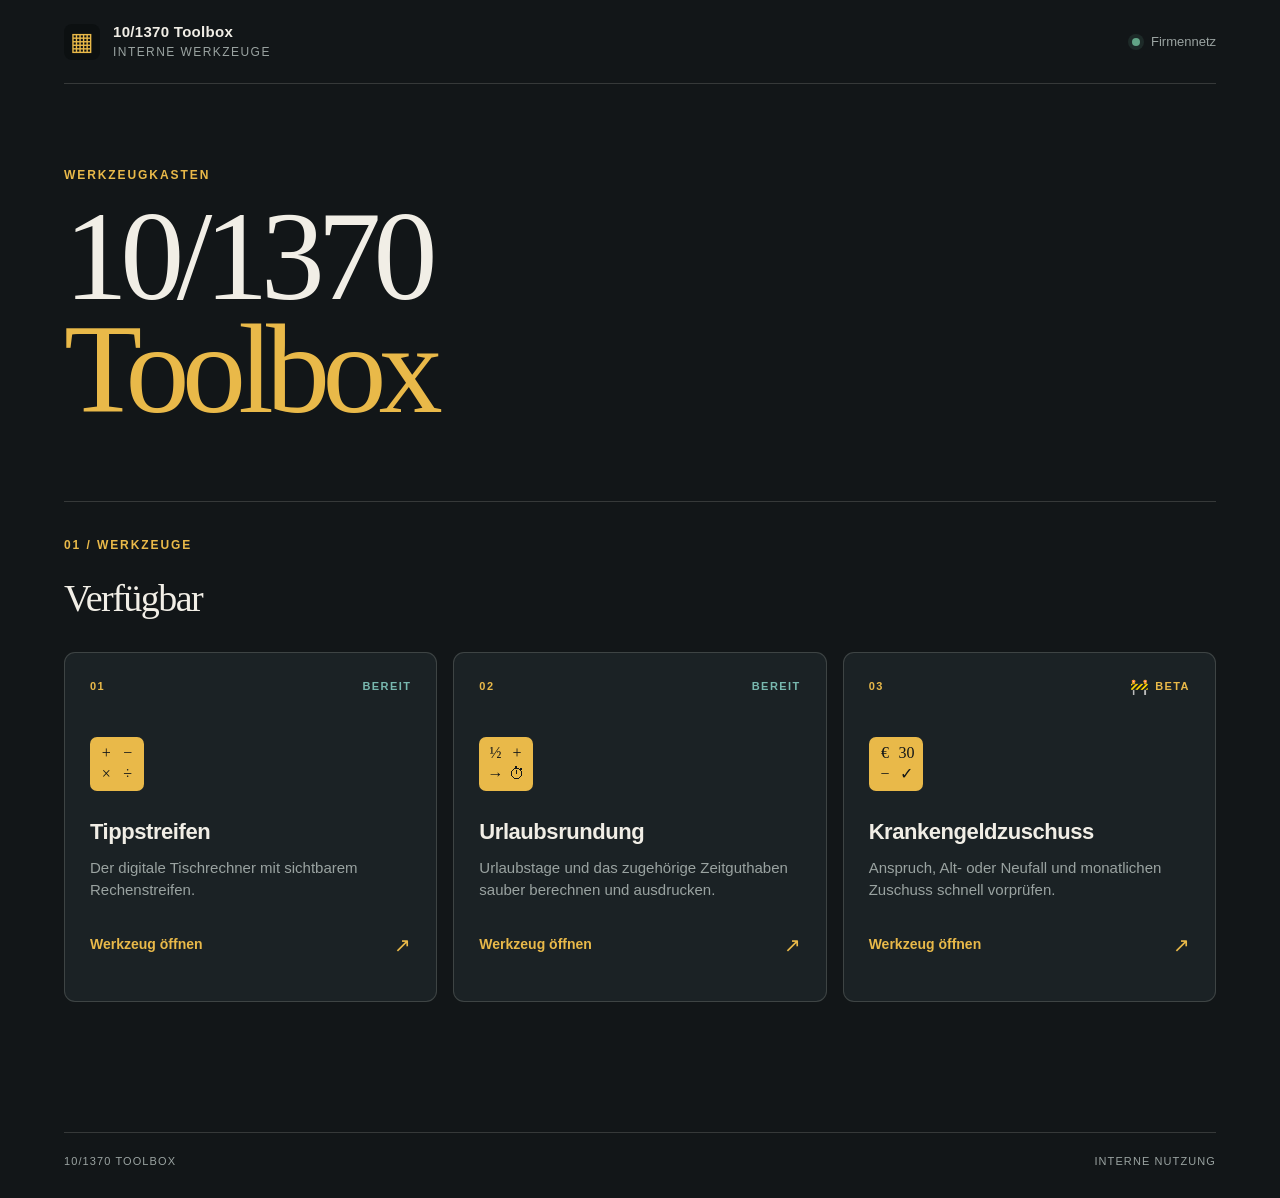
<file: index.html>
<!doctype html>
<html lang="de">
<head>
  <meta charset="utf-8">
  <meta name="viewport" content="width=device-width, initial-scale=1">
  <meta name="description" content="10/1370 Toolbox – interne Sammlung kleiner Büro-Webtools">
  <title>10/1370 Toolbox</title>
  <link rel="icon" href="data:image/svg+xml,%3Csvg xmlns='http://www.w3.org/2000/svg' viewBox='0 0 64 64'%3E%3Crect width='64' height='64' rx='14' fill='%23121618'/%3E%3Cpath d='M16 18h32v28H16z' fill='%23e9b949'/%3E%3Cpath d='M22 26h20M22 33h12M22 40h17' stroke='%23121618' stroke-width='4' stroke-linecap='round'/%3E%3C/svg%3E">
  <link rel="stylesheet" href="styles.css">
</head>
<body>
  <div class="shell">
    <header class="topbar">
      <a class="brand" href="./" aria-label="10/1370 Toolbox Startseite">
        <span class="brand-mark" aria-hidden="true">▦</span>
        <span><strong>10/1370 Toolbox</strong><small>Interne Werkzeuge</small></span>
      </a>
      <div class="topbar-note"><span class="status-dot"></span> Firmennetz</div>
    </header>

    <main>
      <section class="intro" aria-labelledby="page-title">
        <p class="eyebrow">Werkzeugkasten</p>
        <h1 id="page-title">10/1370<br><em>Toolbox</em></h1>
      </section>

      <section class="section-heading" aria-labelledby="tools-title">
        <div><p class="eyebrow">01 / Werkzeuge</p><h2 id="tools-title">Verfügbar</h2></div>
      </section>

      <section class="tool-grid" aria-label="Verfügbare Werkzeuge">
        <a class="tool-card" href="tools/tippstreifen/index.html">
          <div class="tool-card-head"><span class="tool-number">01</span><span class="tool-status">Bereit</span></div>
          <div class="tool-icon" aria-hidden="true"><span>+</span><span>−</span><span>×</span><span>÷</span></div>
          <h3>Tippstreifen</h3>
          <p>Der digitale Tischrechner mit sichtbarem Rechenstreifen.</p>
          <span class="tool-action">Werkzeug öffnen <b aria-hidden="true">↗</b></span>
        </a>
        <a class="tool-card" href="tools/urlaub-rundung/index.html">
          <div class="tool-card-head"><span class="tool-number">02</span><span class="tool-status">Bereit</span></div>
          <div class="tool-icon" aria-hidden="true"><span>½</span><span>+</span><span>→</span><span>⏱</span></div>
          <h3>Urlaubsrundung</h3>
          <p>Urlaubstage und das zugehörige Zeitguthaben sauber berechnen und ausdrucken.</p>
          <span class="tool-action">Werkzeug öffnen <b aria-hidden="true">↗</b></span>
        </a>
        <a class="tool-card" href="tools/krankengeldzuschuss/index.html">
          <div class="tool-card-head"><span class="tool-number">03</span><span class="tool-status tool-status--beta"><span class="beta-mark" aria-hidden="true">🚧</span> Beta</span></div>
          <div class="tool-icon" aria-hidden="true"><span>€</span><span>30</span><span>−</span><span>✓</span></div>
          <h3>Krankengeldzuschuss</h3>
          <p>Anspruch, Alt- oder Neufall und monatlichen Zuschuss schnell vorprüfen.</p>
          <span class="tool-action">Werkzeug öffnen <b aria-hidden="true">↗</b></span>
        </a>
      </section>
    </main>

    <footer><span>10/1370 TOOLBOX</span><span>Interne Nutzung</span></footer>
  </div>
</body>
</html>
</file>
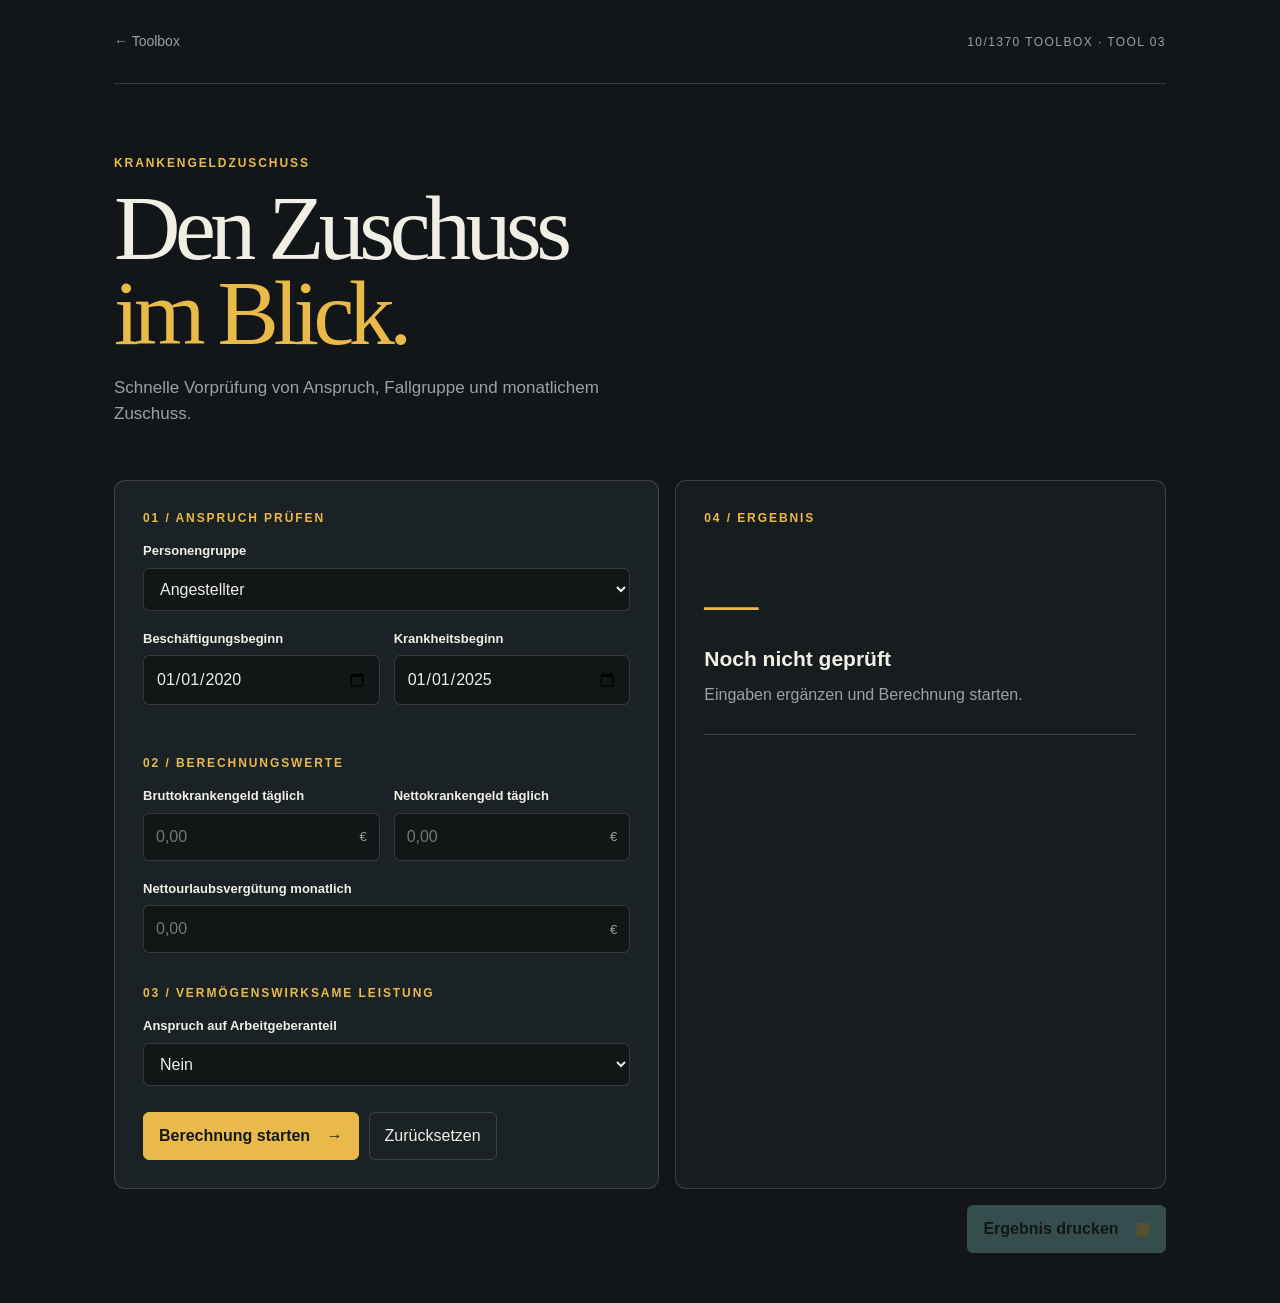
<file: tools/krankengeldzuschuss/index.html>
<!doctype html>
<html lang="de">
<head>
  <meta charset="utf-8">
  <meta name="viewport" content="width=device-width, initial-scale=1">
  <meta name="description" content="Schnelle Ermittlung von Krankengeldzuschüssen">
  <title>Krankengeldzuschuss · 10/1370 Toolbox</title>
  <link rel="stylesheet" href="styles.css">
</head>
<body>
  <main class="app-shell">
    <header class="app-header no-print"><a class="back-link" href="../../index.html">← Toolbox</a><span class="app-kicker">10/1370 Toolbox · Tool 03</span></header>
    <section class="hero no-print"><p class="eyebrow">Krankengeldzuschuss</p><h1>Den Zuschuss<br><em>im Blick.</em></h1><p>Schnelle Vorprüfung von Anspruch, Fallgruppe und monatlichem Zuschuss.</p></section>

    <section class="workspace">
      <form id="calculatorForm" class="input-panel no-print" novalidate>
        <div class="panel-label">01 / Anspruch prüfen</div>
        <div class="field"><label for="personGroup">Personengruppe</label><select id="personGroup"></select></div>
        <div class="field-row"><div class="field"><label for="employmentStart">Beschäftigungsbeginn</label><input id="employmentStart" type="date" required value="2020-01-01"></div><div class="field"><label for="illnessStart">Krankheitsbeginn</label><input id="illnessStart" type="date" required value="2025-01-01"></div></div>

        <div class="panel-label panel-label--spaced">02 / Berechnungswerte</div>
        <div class="field-row"><div class="field"><label for="grossDaily">Bruttokrankengeld täglich</label><div class="input-with-unit"><input id="grossDaily" type="text" inputmode="decimal" placeholder="0,00"><span>€</span></div></div><div class="field"><label for="netDaily">Nettokrankengeld täglich</label><div class="input-with-unit"><input id="netDaily" type="text" inputmode="decimal" placeholder="0,00"><span>€</span></div></div></div>
        <div class="field"><label for="netVacationPay">Nettourlaubsvergütung monatlich</label><div class="input-with-unit"><input id="netVacationPay" type="text" inputmode="decimal" placeholder="0,00"><span>€</span></div></div>

        <div class="panel-label panel-label--spaced">03 / Vermögenswirksame Leistung</div>
        <div class="field"><label for="vwlEntitlement">Anspruch auf Arbeitgeberanteil</label><select id="vwlEntitlement"><option value="no">Nein</option><option value="yes">Ja</option></select></div>
        <div id="vwlFields" class="field-row" hidden><div class="field"><label for="weeklyHours">Wöchentliche Arbeitszeit</label><div class="input-with-unit"><input id="weeklyHours" type="text" inputmode="decimal" value="39"><span>Stunden</span></div></div><div class="field"><label>Vollzeit-Referenz</label><div class="fixed-value">39 Stunden</div></div></div>
        <div id="error" class="error" role="alert" hidden></div>
        <div class="button-row"><button class="button button--primary" type="submit">Berechnung starten <span>→</span></button><button class="button button--ghost" id="resetButton" type="button">Zurücksetzen</button></div>
      </form>

      <section class="result-panel" aria-live="polite"><div class="panel-label">04 / Ergebnis</div><div id="resultContent" class="result-content"><div class="result-state"><span id="eligibilityMark">—</span><strong id="eligibilityTitle">Noch nicht geprüft</strong><p id="eligibilityText">Eingaben ergänzen und Berechnung starten.</p></div><div id="calculationResult" hidden><div class="case-line"><span id="caseType">—</span><span id="caseReason">—</span></div><div class="result-main"><span id="resultAmount">0,00 €</span><strong>monatlicher Krankengeldzuschuss</strong></div><div class="result-credit"><div><span class="result-credit-label">VwL-Arbeitgeberanteil</span><strong id="resultVwl">0,00 €</strong></div><span class="credit-badge">zusätzlich</span></div><div class="total-line"><span>Gesamt mit VwL</span><strong id="resultTotal">0,00 €</strong></div><p class="formula" id="resultFormula">—</p></div></div></section>
    </section>
    <div class="bottom-actions no-print"><button class="button button--print" id="printButton" type="button" disabled>Ergebnis drucken <span>▣</span></button></div>

    <section class="print-sheet" aria-label="Druckansicht"><div class="print-top"><span>10/1370 TOOLBOX</span><span>Berechnungsblatt · Krankengeldzuschuss</span></div><div class="print-identity"><div><span>Name, Vorname</span><strong></strong></div><div><span>PIN</span><strong></strong></div></div><h2>Krankengeldzuschuss</h2><p class="print-date">Erstellt am <span id="printDate"></span></p><h3>Eingaben</h3><div class="print-details"><div><span>Personengruppe</span><strong id="printGroup">—</strong></div><div><span>Fall</span><strong id="printCase">—</strong></div><div><span>Beschäftigungsbeginn</span><strong id="printEmployment">—</strong></div><div><span>Krankheitsbeginn</span><strong id="printIllness">—</strong></div><div><span>Bruttokrankengeld täglich</span><strong id="printGross">—</strong></div><div><span>Nettokrankengeld täglich</span><strong id="printNet">—</strong></div><div><span>Nettourlaubsvergütung</span><strong id="printVacation">—</strong></div><div><span>VwL-Arbeitgeberanteil</span><strong id="printVwl">—</strong></div></div><h3>Rechenweg</h3><div class="print-method"><p id="printFormula">—</p></div><h3>Ergebnis</h3><div class="print-summary"><div><span>Krankengeldzuschuss</span><strong id="printResult">—</strong></div><div><span>VwL-Anteil</span><strong id="printVwlResult">—</strong></div><div><span>Gesamt</span><strong id="printTotal">—</strong></div></div><div class="print-note">Hinweis: Dieses Blatt dokumentiert die eingegebenen Werte und die angewandte Berechnungslogik.</div><div class="signatures"><div>Bearbeitet von / Datum</div><div>Prüfung / Datum</div><strong>zur Personalakte</strong></div></section>
  </main>
  <script src="app.js"></script>
</body>
</html>
</file>
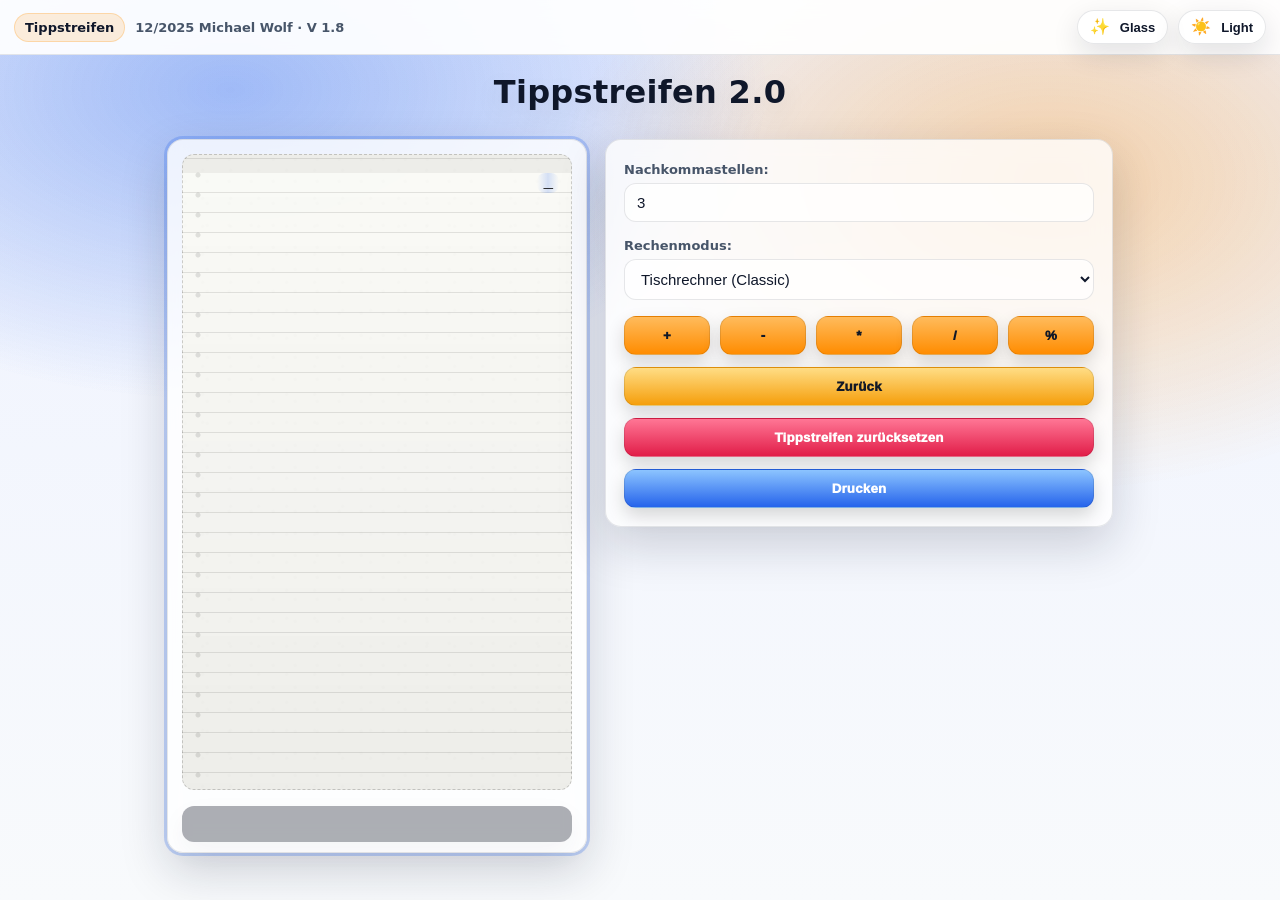
<file: tools/tippstreifen/index.html>
<!DOCTYPE html>
<html lang="de">
<head>
  <meta charset="UTF-8">
  <title>Tippstreifen 2.0</title>
    <link rel="stylesheet" href="styles.css">
</head>
<body>
  <div class="header">
    <div class="header__left">
      <span class="badge">Tippstreifen</span>
      <span>12/2025 Michael Wolf · V 1.8</span>
    </div>
    <div class="header__right">
      <button id="skinNext" class="pill-toggle" type="button" aria-label="Design wechseln" aria-pressed="false">
        <span class="pill-toggle__icon" aria-hidden="true">🎨</span>
        <span class="pill-toggle__text">Design</span>
      </button>
      <button id="themeToggle" class="pill-toggle" type="button" aria-label="Light/Dark umschalten" aria-pressed="false">
        <span class="pill-toggle__icon" aria-hidden="true">☀️</span>
        <span class="pill-toggle__text">Light</span>
      </button>
    </div>
  </div>
  <h1>Tippstreifen 2.0</h1>
  <div class="main-container">
    <div class="left-panel" tabindex="0">
      <div class="rechen-container">
        <pre></pre>
      </div>
      <div class="status-panel"></div>
    </div>
    <div class="right-panel">
      <div class="decimal-container">
        <label class="decimal-label">Nachkommastellen:</label>
        <input type="number" value="3" min="0" max="10" class="input-field">
      </div>
      <div class="mode-container">
        <label class="mode-label">Rechenmodus:</label>
        <select class="input-field">
          <option value="classic">Tischrechner (Classic)</option>
          <option value="modern">Moderner Taschenrechner</option>
        </select>
      </div>
      <div class="operator-container">
        <button class="button">+</button>
        <button class="button">-</button>
        <button class="button">*</button>
        <button class="button">/</button>
        <button class="button">%</button>
      </div>
      <button class="button zurueck-button">Zurück</button>
      <button class="button reset-button">Tippstreifen zurücksetzen</button>
      <button class="button drucken-button">Drucken</button>
    </div>
  </div>
  <script src="calculator.js"></script>
  <script src="theme.js"></script>
</body>
</html>
</file>
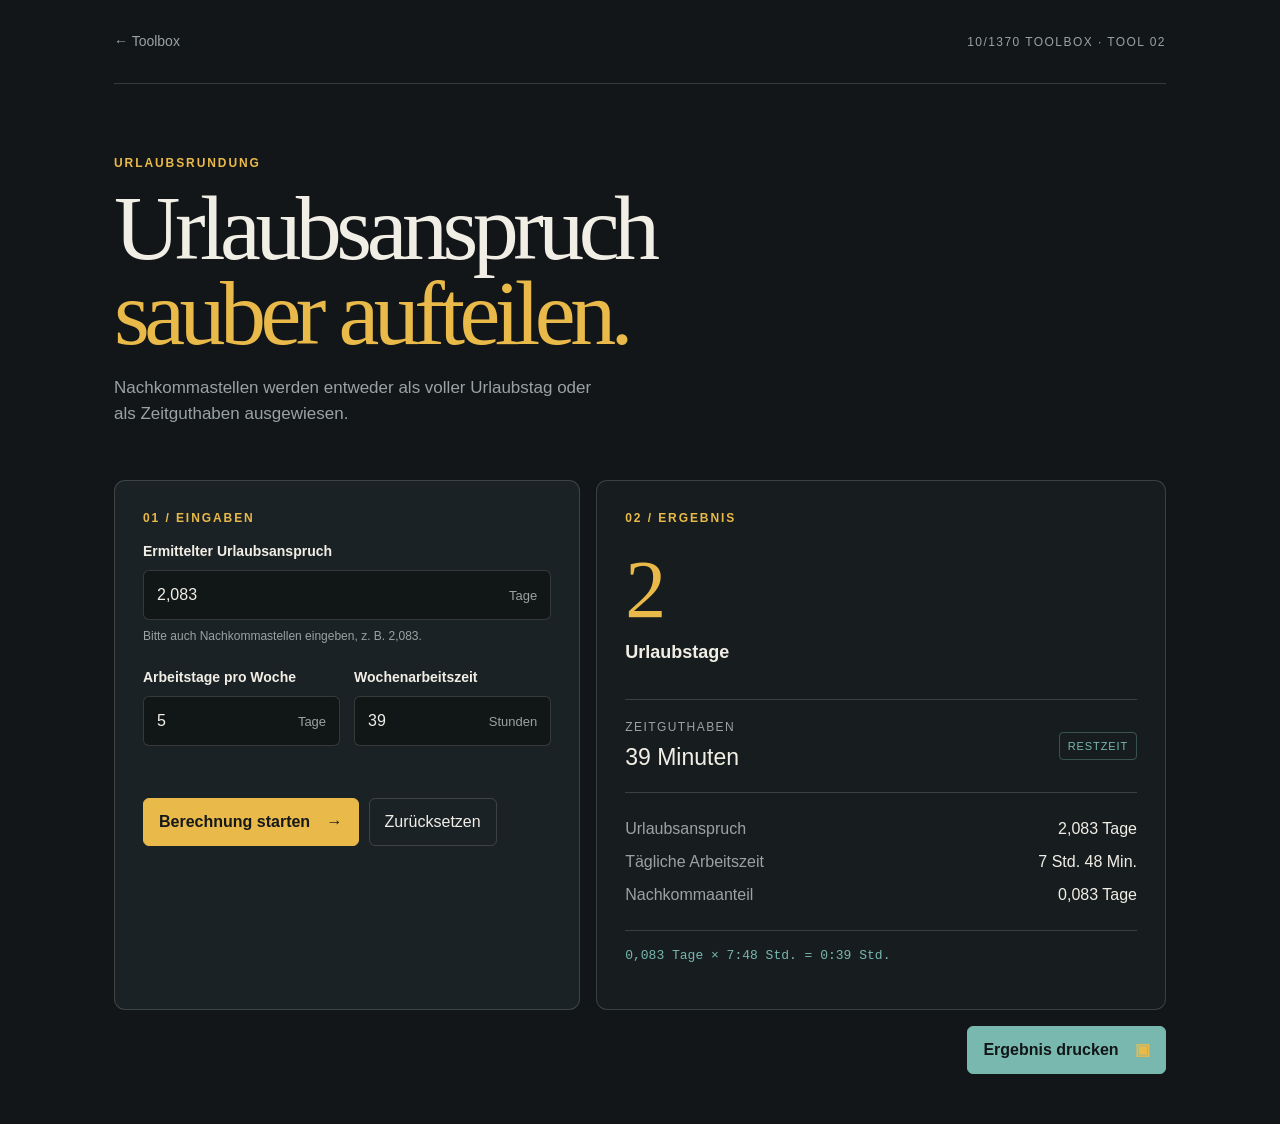
<file: tools/urlaub-rundung/index.html>
<!doctype html>
<html lang="de">
<head>
  <meta charset="utf-8">
  <meta name="viewport" content="width=device-width, initial-scale=1">
  <meta name="description" content="Berechnung von Urlaubstagen und Zeitguthaben bei Nachkommastellen">
  <title>Urlaubsrundung · 10/1370 Toolbox</title>
  <link rel="stylesheet" href="styles.css">
</head>
<body>
  <main class="app-shell">
    <header class="app-header no-print">
      <a class="back-link" href="../../index.html">← Toolbox</a>
      <span class="app-kicker">10/1370 Toolbox · Tool 02</span>
    </header>

    <section class="hero no-print">
      <p class="eyebrow">Urlaubsrundung</p>
      <h1>Urlaubsanspruch<br><em>sauber aufteilen.</em></h1>
      <p>Nachkommastellen werden entweder als voller Urlaubstag oder als Zeitguthaben ausgewiesen.</p>
    </section>

    <section class="workspace">
      <form id="calculatorForm" class="input-panel no-print" novalidate>
        <div class="panel-label">01 / Eingaben</div>
        <div class="field">
          <label for="entitlement">Ermittelter Urlaubsanspruch</label>
          <div class="input-with-unit"><input id="entitlement" name="entitlement" type="text" inputmode="decimal" value="2,083" autocomplete="off" aria-describedby="entitlement-hint"><span>Tage</span></div>
          <small id="entitlement-hint">Bitte auch Nachkommastellen eingeben, z. B. 2,083.</small>
        </div>
        <div class="field-row">
          <div class="field">
            <label for="workdays">Arbeitstage pro Woche</label>
            <div class="input-with-unit"><input id="workdays" name="workdays" type="number" min="1" max="7" step="1" value="5"><span>Tage</span></div>
          </div>
          <div class="field">
            <label for="weeklyHours">Wochenarbeitszeit</label>
            <div class="input-with-unit"><input id="weeklyHours" name="weeklyHours" type="text" inputmode="decimal" value="39" autocomplete="off"><span>Stunden</span></div>
          </div>
        </div>
        <div id="warning" class="warning" role="alert" hidden></div>
        <div id="error" class="error" role="alert" hidden></div>
        <div class="button-row">
          <button class="button button--primary" type="submit">Berechnung starten <span>→</span></button>
          <button class="button button--ghost" id="resetButton" type="button">Zurücksetzen</button>
        </div>
      </form>

      <section id="resultPanel" class="result-panel" aria-live="polite">
        <div class="panel-label">02 / Ergebnis</div>
        <div id="resultContent">
          <div class="result-main"><span id="resultDays">2</span><strong>Urlaubstage</strong></div>
          <div class="result-credit"><div><span class="result-credit-label">Zeitguthaben</span><strong id="resultTime">39 Minuten</strong></div><span class="credit-badge" id="creditBadge">Restzeit</span></div>
          <dl class="calculation-list">
            <div><dt>Urlaubsanspruch</dt><dd id="resultEntitlement">2,083 Tage</dd></div>
            <div><dt>Tägliche Arbeitszeit</dt><dd id="resultDaily">7 Std. 48 Min.</dd></div>
            <div><dt>Nachkommaanteil</dt><dd id="resultFraction">0,083 Tage</dd></div>
          </dl>
          <p class="formula" id="resultFormula">0,083 Tage × 7:48 Std. = 0:39 Std.</p>
        </div>
      </section>
    </section>

    <section class="print-sheet" id="printSheet" aria-label="Druckansicht">
      <div class="print-top"><span>10/1370 TOOLBOX</span><span>Berechnungsblatt · Urlaubsrundung</span></div>
      <div class="print-identity"><div><span>Name, Vorname</span><strong></strong></div><div><span>PIN</span><strong></strong></div></div>
      <h2>Ermittlung von Urlaubstagen<br><em>und Zeitguthaben</em></h2>
      <p class="print-date">Erstellt am <span id="printDate"></span></p>
      <h3 class="print-section-title">Eingaben</h3>
      <div class="print-details"><div><span>Arbeitstage pro Woche</span><strong id="printWorkdays">—</strong></div><div><span>Wochenarbeitszeit</span><strong id="printWeekly">—</strong></div><div><span>Tägliche Arbeitszeit</span><strong id="printDaily">—</strong></div><div><span>Nachkommaanteil</span><strong id="printFraction">—</strong></div></div>
      <h3 class="print-section-title">Rechenweg</h3>
      <div class="print-method"><p id="printFormula">—</p></div>
      <h3 class="print-section-title">Ergebnis</h3>
      <div class="print-summary"><div><span>Ermittelter Anspruch</span><strong id="printEntitlement">—</strong></div><div><span>Ausgewiesene Urlaubstage</span><strong id="printDays">—</strong></div><div><span>Zeitguthaben</span><strong id="printTime">—</strong></div></div>
      <div class="print-note">Hinweis: Dieses Blatt dokumentiert die eingegebenen Werte und die angewandte Rundungslogik. Es ersetzt keine rechtliche Prüfung des zugrunde liegenden Urlaubsanspruchs.</div>
      <div class="signatures"><div>Bearbeitet von / Datum</div><div>Prüfung / Datum</div><strong>zur Personalakte</strong></div>
    </section>

    <div class="bottom-actions no-print"><button class="button button--print" id="printButton" type="button" disabled>Ergebnis drucken <span>▣</span></button></div>
  </main>
  <script src="app.js"></script>
</body>
</html>
</file>
<file: styles.css>
:root {
  --bg: #121618;
  --surface: #1b2225;
  --surface-hover: #222c2f;
  --text: #f1eee6;
  --muted: #9aa3a1;
  --line: rgba(241, 238, 230, .16);
  --amber: #e9b949;
  --teal: #78b8af;
}

* { box-sizing: border-box; }
html { background: var(--bg); }
body { margin: 0; min-width: 320px; color: var(--text); background: var(--bg); font-family: "Segoe UI", Arial, sans-serif; font-size: 16px; line-height: 1.5; }
a { color: inherit; }
.shell { max-width: 1440px; min-height: 100vh; margin: 0 auto; padding: 0 5vw; background: var(--bg); }
.topbar { min-height: 84px; display: flex; align-items: center; justify-content: space-between; border-bottom: 1px solid var(--line); }
.brand { display: inline-flex; align-items: center; gap: 13px; text-decoration: none; }
.brand-mark { display: grid; place-items: center; width: 36px; height: 36px; color: var(--amber); background: #0c1011; border-radius: 8px; font-size: 25px; line-height: 1; }
.brand strong, .brand small { display: block; line-height: 1.1; }
.brand strong { font-size: 15px; letter-spacing: .02em; }.brand small { margin-top: 5px; color: var(--muted); font-size: 12px; letter-spacing: .12em; text-transform: uppercase; }
.topbar-note { color: var(--muted); font-size: 13px; }.status-dot { display: inline-block; width: 8px; height: 8px; margin-right: 7px; border-radius: 50%; background: #62a587; box-shadow: 0 0 0 4px rgba(98,165,135,.14); }
.intro { padding: 82px 0 76px; }.eyebrow { margin: 0 0 16px; color: var(--amber); font-size: 12px; font-weight: 700; letter-spacing: .16em; text-transform: uppercase; }
h1, h2, h3, p { margin-top: 0; } h1 { margin-bottom: 0; font-family: Georgia, serif; font-size: clamp(56px, 10vw, 128px); font-weight: 400; letter-spacing: -.06em; line-height: .88; } h1 em { color: var(--amber); font-style: normal; } h2 { margin-bottom: 0; font-family: Georgia, serif; font-size: 38px; font-weight: 400; letter-spacing: -.04em; }
.section-heading { display: flex; align-items: end; padding: 34px 0 25px; border-top: 1px solid var(--line); }
.tool-grid { display: grid; grid-template-columns: repeat(3, minmax(240px, 1fr)); gap: 16px; padding-bottom: 130px; }
.tool-card { min-height: 350px; padding: 25px; color: var(--text); text-decoration: none; background: var(--surface); border: 1px solid var(--line); border-radius: 11px; transition: transform .2s ease, background .2s ease, border-color .2s ease; }
.tool-card:hover, .tool-card:focus-visible { transform: translateY(-5px); background: var(--surface-hover); border-color: var(--amber); outline: none; }
.tool-card-head { display: flex; align-items: center; justify-content: space-between; font-size: 11px; font-weight: 700; letter-spacing: .13em; text-transform: uppercase; }.tool-number { color: var(--amber); }.tool-status { color: var(--teal); }.tool-status--beta { display: inline-flex; align-items: center; gap: 5px; color: var(--amber); }.beta-mark { font-size: 15px; line-height: 1; }
.tool-icon { display: grid; grid-template-columns: 1fr 1fr; gap: 3px; width: 54px; height: 54px; margin: 42px 0 24px; padding: 7px; color: #121618; background: var(--amber); border-radius: 7px; font-family: Georgia, serif; font-size: 16px; line-height: 17px; text-align: center; }
h3 { margin-bottom: 9px; font-size: 22px; font-weight: 700; letter-spacing: -.02em; }.tool-card p { min-height: 48px; margin-bottom: 25px; color: var(--muted); font-size: 15px; }.tool-action { display: flex; align-items: center; justify-content: space-between; color: var(--amber); font-size: 14px; font-weight: 700; }.tool-action b { font-size: 20px; font-weight: 400; }
footer { display: flex; justify-content: space-between; padding: 20px 0 28px; border-top: 1px solid var(--line); color: var(--muted); font-size: 11px; letter-spacing: .1em; text-transform: uppercase; }
@media (max-width: 700px) { .shell { padding: 0 6vw; }.intro { padding: 58px 0; }.tool-grid { grid-template-columns: 1fr; padding-bottom: 80px; }.tool-card { min-height: 300px; } }
@media (max-width: 500px) { .topbar-note { font-size: 0; }.topbar-note .status-dot { margin-right: 0; } footer { display: block; } footer span { display: block; margin-top: 4px; } }
</file>
<file: tools/krankengeldzuschuss/styles.css>
:root { --bg: #121618; --surface: #1b2225; --surface-2: #222c2f; --text: #f1eee6; --muted: #9aa3a1; --line: rgba(241,238,230,.16); --amber: #e9b949; --teal: #78b8af; --red: #ef9d7c; }
* { box-sizing: border-box; } [hidden] { display: none !important; } html { background: var(--bg); } body { margin: 0; min-width: 320px; color: var(--text); background: var(--bg); font-family: "Segoe UI", Arial, sans-serif; font-size: 16px; line-height: 1.5; } button, input, select { font: inherit; } button { cursor: pointer; }
.app-shell { max-width: 1180px; min-height: 100vh; margin: 0 auto; padding: 0 5vw 50px; }.app-header { display: flex; align-items: center; justify-content: space-between; min-height: 84px; border-bottom: 1px solid var(--line); }.back-link { color: var(--muted); font-size: 14px; text-decoration: none; }.back-link:hover { color: var(--amber); }.app-kicker { color: var(--muted); font-size: 12px; letter-spacing: .12em; text-transform: uppercase; }
.hero { padding: 70px 0 54px; }.eyebrow, .panel-label { margin: 0 0 14px; color: var(--amber); font-size: 12px; font-weight: 700; letter-spacing: .16em; text-transform: uppercase; }.hero h1 { margin: 0 0 20px; font-family: Georgia, serif; font-size: clamp(48px, 8vw, 92px); font-weight: 400; letter-spacing: -.06em; line-height: .92; }.hero h1 em { color: var(--amber); font-style: normal; }.hero p:not(.eyebrow) { max-width: 500px; margin: 0; color: var(--muted); font-size: 17px; }
.workspace { display: grid; grid-template-columns: minmax(380px, 1fr) minmax(360px, .9fr); gap: 16px; }.input-panel, .result-panel { padding: 28px; border: 1px solid var(--line); border-radius: 11px; background: var(--surface); }.result-panel { background: #171d1f; }.panel-label--spaced { margin-top: 31px; }.field { margin: 0 0 18px; }.field-row { display: grid; grid-template-columns: 1fr 1fr; gap: 14px; }.field label { display: block; margin-bottom: 7px; font-size: 13px; font-weight: 600; }.field input, .field select { width: 100%; padding: 11px 12px; color: var(--text); background: #111617; border: 1px solid var(--line); border-radius: 6px; outline: 0; }.field input:focus, .field select:focus { border-color: var(--amber); }.field select { appearance: auto; }.input-with-unit { display: flex; align-items: center; border: 1px solid var(--line); border-radius: 6px; background: #111617; }.input-with-unit:focus-within { border-color: var(--amber); }.input-with-unit input { border: 0; }.input-with-unit span { padding-right: 12px; color: var(--muted); font-size: 13px; }.fixed-value { padding: 11px 12px; color: var(--muted); border: 1px dashed var(--line); border-radius: 6px; }.error { margin: 12px 0 18px; padding: 13px 15px; color: #ffc1a9; background: rgba(239,157,124,.1); border: 1px solid rgba(239,157,124,.35); border-radius: 6px; font-size: 13px; }.button-row { display: flex; gap: 10px; margin-top: 26px; }.button { padding: 11px 15px; color: var(--text); border: 1px solid var(--line); border-radius: 6px; background: transparent; }.button span { margin-left: 12px; color: var(--amber); }.button--primary { color: #15191a; font-weight: 700; background: var(--amber); border-color: var(--amber); }.button--primary span { color: #15191a; }.button--primary:hover { background: #f3ca68; }.button--ghost:hover { border-color: var(--amber); }.button:focus-visible { outline: 2px solid var(--teal); outline-offset: 2px; }
.result-content { min-height: 515px; }.result-state { padding: 35px 0 27px; border-bottom: 1px solid var(--line); }.result-state span { display: block; color: var(--amber); font-family: Georgia, serif; font-size: 54px; line-height: 1; }.result-state strong { display: block; margin-top: 13px; font-size: 21px; }.result-state p { margin: 8px 0 0; color: var(--muted); }.case-line { display: flex; justify-content: space-between; gap: 15px; padding: 19px 0 0; color: var(--teal); font-size: 13px; }.case-line span:last-child { color: var(--muted); text-align: right; }.result-main { margin: 26px 0 30px; }.result-main span { display: block; color: var(--amber); font-family: Georgia, serif; font-size: 55px; letter-spacing: -.05em; line-height: .95; }.result-main strong { display: block; margin-top: 12px; font-size: 17px; }.result-credit { display: flex; align-items: center; justify-content: space-between; gap: 15px; padding: 18px 0; border-top: 1px solid var(--line); border-bottom: 1px solid var(--line); }.result-credit-label { display: block; margin-bottom: 4px; color: var(--muted); font-size: 11px; text-transform: uppercase; letter-spacing: .12em; }.result-credit strong { font-size: 22px; font-weight: 500; }.credit-badge { padding: 5px 8px; color: var(--teal); border: 1px solid rgba(120,184,175,.35); border-radius: 4px; font-size: 11px; text-transform: uppercase; letter-spacing: .08em; }.total-line { display: flex; justify-content: space-between; padding: 20px 0 0; color: var(--muted); }.total-line strong { color: var(--text); font-size: 20px; font-weight: 500; }.formula { margin: 20px 0 0; padding-top: 15px; color: var(--teal); border-top: 1px solid var(--line); font-family: Consolas, monospace; font-size: 12px; }.bottom-actions { display: flex; justify-content: flex-end; padding: 16px 0 0; }.button--print { color: var(--bg); background: var(--teal); border-color: var(--teal); font-weight: 700; }.button--print:disabled { cursor: not-allowed; opacity: .35; }
.print-sheet { display: none; }
@media (max-width: 850px) { .workspace { grid-template-columns: 1fr; }.result-content { min-height: auto; } }
@media (max-width: 520px) { .app-shell { padding: 0 6vw 35px; }.app-kicker { display: none; }.hero { padding: 55px 0 42px; }.field-row { grid-template-columns: 1fr; gap: 0; }.button-row { flex-direction: column; }.button { width: 100%; } }
@media print { @page { size: A4; margin: 10mm; } body { color: #16191a; background: #fff; font-size: 9pt; }.no-print, .workspace { display: none !important; }.app-shell { max-width: none; padding: 0; }.print-sheet { display: block; min-height: 277mm; position: relative; }.print-top { display: flex; justify-content: space-between; padding-bottom: 4mm; color: #606665; border-bottom: 1px solid #b9bfbd; font-size: 8pt; letter-spacing: .1em; text-transform: uppercase; }.print-identity { display: grid; grid-template-columns: 1fr 42mm; gap: 10mm; margin-top: 5mm; }.print-identity div { min-height: 11mm; border-bottom: 1px solid #606665; }.print-identity span { display: block; color: #606665; font-size: 8pt; }.print-identity strong { display: block; height: 5mm; }.print-sheet h2 { margin: 8mm 0 2mm; font-family: Georgia, serif; font-size: 22pt; font-weight: 400; }.print-date { margin: 0 0 5mm; color: #606665; }.print-sheet h3 { margin: 4mm 0 2mm; color: #606665; font-size: 8pt; letter-spacing: .1em; text-transform: uppercase; }.print-details { display: grid; grid-template-columns: 1fr 1fr; border-top: 1px solid #aeb5b2; }.print-details div { padding: 2.5mm 0; border-bottom: 1px solid #d2d6d4; }.print-details div:nth-child(odd) { margin-right: 10mm; }.print-details span, .print-summary span { display: block; margin-bottom: 1mm; color: #606665; font-size: 8pt; }.print-details strong { font-weight: 500; }.print-method { padding: 4mm; background: #f1f2ef; border-left: 3px solid #94711f; }.print-method p { margin: 0; font-family: Consolas, monospace; font-size: 8pt; }.print-summary { display: grid; grid-template-columns: repeat(3, 1fr); border: 1px solid #aeb5b2; }.print-summary div { min-height: 19mm; padding: 4mm; border-right: 1px solid #aeb5b2; }.print-summary div:last-child { border-right: 0; }.print-summary strong { font-size: 14pt; font-weight: 500; }.print-note { position: absolute; bottom: 28mm; color: #606665; font-size: 7.5pt; }.signatures { position: absolute; right: 0; bottom: 0; left: 0; display: grid; grid-template-columns: 1fr 1fr; gap: 5mm 18mm; }.signatures div { padding-top: 10mm; border-top: 1px solid #606665; color: #606665; font-size: 8pt; }.signatures > strong { grid-column: 1 / -1; color: #16191a; font-size: 12pt; text-align: center; text-decoration: underline; } }
</file>
<file: tools/tippstreifen/styles.css>
/* Tippstreifen 2.0 — Modern UI (Light/Dark via data-theme) */

/*
  Theme system
  - data-theme: light | dark   (readability + contrast)
  - data-skin : one of 10 skins (look & feel)

  Everything below is driven by CSS variables, so the calculator logic stays untouched.
*/

:root{
  /* Base (LIGHT) */
  --bg-a: #eef2ff;
  --bg-b: #f8fafc;
  --bg-spot-1: rgba(37, 99, 235, .22);
  --bg-spot-2: rgba(255, 140, 0, .18);

  --surface: rgba(255,255,255,.78);
  --surface-strong: rgba(255,255,255,.92);
  --surface-border: rgba(15, 23, 42, .10);

  --text: #0f172a;
  --muted: #475569;

  /* Accents */
  --accent: #ff8c00;
  --accent-2: #2563eb;
  --danger: #e11d48;
  --warn: #f59e0b;

  /* Buttons (default skin) */
  --btn-main-a: rgba(255, 187, 92, 1);
  --btn-main-b: rgba(255, 140, 0, 1);
  --btn-main-text: #111827;

  --btn-back-a: rgba(255, 221, 133, 1);
  --btn-back-b: rgba(245, 158, 11, 1);
  --btn-back-text: #111827;

  --btn-reset-a: rgba(255, 118, 149, 1);
  --btn-reset-b: rgba(225, 29, 72, 1);
  --btn-reset-text: #ffffff;

  --btn-print-a: rgba(140, 196, 255, 1);
  --btn-print-b: rgba(37, 99, 235, 1);
  --btn-print-text: #ffffff;

  /* Tape (LIGHT) */
  --tape-text: #000000;
  --tape-paper: rgba(250, 250, 246, .95);
  --tape-line: rgba(0,0,0,.10);
  --tape-edge: rgba(0,0,0,.18);
  --tape-perf: rgba(0,0,0,.30);
  --tape-shade-a: rgba(0,0,0,.05);
  --tape-shade-b: rgba(0,0,0,0);

  /* Tape geometry */
  --tape-step: 20px;
  --tape-align: 6px;
  --tape-pad-top: 12px;
  --tape-pad-x: 12px;
  --tape-pad-left: 34px;

  /* Depth */
  --shadow: 0 18px 48px rgba(15, 23, 42, .18);
  --shadow-soft: 0 10px 28px rgba(15, 23, 42, .12);

  --radius: 16px;
  --radius-sm: 12px;
}

html[data-theme="dark"]{
  --bg-a: #060b1a;
  --bg-b: #090f23;

  --bg-spot-1: rgba(56, 189, 248, .14);
  --bg-spot-2: rgba(168, 85, 247, .12);

  --surface: rgba(16, 24, 41, .62);
  --surface-strong: rgba(16, 24, 41, .82);
  --surface-border: rgba(148, 163, 184, .18);

  --text: #e5e7eb;
  --muted: #94a3b8;

  /* Tape (DARK) */
  --tape-text: #ffffff;
  --tape-paper: rgba(10, 16, 30, .88);
  --tape-line: rgba(255,255,255,.16);
  --tape-edge: rgba(148,163,184,.30);
  --tape-perf: rgba(255,255,255,.35);
  --tape-shade-a: rgba(255,255,255,.05);
  --tape-shade-b: rgba(255,255,255,0);

  --shadow: 0 18px 48px rgba(0,0,0,.45);
  --shadow-soft: 0 10px 28px rgba(0,0,0,.34);
}

/* =====================
   Skins (10 designs)
   ===================== */

/* 1) Glass Modern (default) — nothing to override */

/* 2) Office Clean */
html[data-skin="office"]{
  --bg-a: #eaf0f8;
  --bg-b: #f7fafc;
  --bg-spot-1: rgba(37, 99, 235, .14);
  --bg-spot-2: rgba(2, 132, 199, .10);
  --accent: #2563eb;
  --accent-2: #0ea5e9;

  --surface: rgba(255,255,255,.86);
  --surface-strong: rgba(255,255,255,.95);
  --surface-border: rgba(15, 23, 42, .12);

  --btn-main-a: rgba(96, 165, 250, 1);
  --btn-main-b: rgba(37, 99, 235, 1);
  --btn-main-text: #ffffff;
}
html[data-theme="dark"][data-skin="office"]{
  --bg-a: #0b1220;
  --bg-b: #0a1020;
  --bg-spot-1: rgba(59, 130, 246, .12);
  --bg-spot-2: rgba(14, 165, 233, .10);
  --surface: rgba(15, 23, 42, .72);
  --surface-strong: rgba(15, 23, 42, .86);
  --surface-border: rgba(148, 163, 184, .16);
}

/* 3) Retro Calculator */
html[data-skin="retro"]{
  --bg-a: #efe2c8;
  --bg-b: #f7f0e2;
  --bg-spot-1: rgba(180, 83, 9, .14);
  --bg-spot-2: rgba(217, 119, 6, .12);
  --accent: #d97706;
  --accent-2: #b45309;
  --surface: rgba(255, 246, 227, .86);
  --surface-strong: rgba(255, 246, 227, .94);
  --surface-border: rgba(180, 83, 9, .18);
  --tape-paper: rgba(255, 252, 242, .96);
}
html[data-theme="dark"][data-skin="retro"]{
  --bg-a: #1a120a;
  --bg-b: #0f0a05;
  --bg-spot-1: rgba(217, 119, 6, .12);
  --bg-spot-2: rgba(245, 158, 11, .10);
  --surface: rgba(26, 18, 10, .72);
  --surface-strong: rgba(26, 18, 10, .84);
  --surface-border: rgba(245, 158, 11, .18);
  --tape-paper: rgba(20, 14, 8, .86);
}

/* 4) Mono Pro */
html[data-skin="mono"]{
  --bg-a: #f3f4f6;
  --bg-b: #ffffff;
  --bg-spot-1: rgba(0,0,0,.06);
  --bg-spot-2: rgba(0,0,0,.04);
  --accent: #111827;
  --accent-2: #111827;
  --surface: rgba(255,255,255,.88);
  --surface-strong: rgba(255,255,255,.96);
  --surface-border: rgba(17, 24, 39, .14);
  --btn-main-a: rgba(31, 41, 55, 1);
  --btn-main-b: rgba(17, 24, 39, 1);
  --btn-main-text: #ffffff;
}
html[data-theme="dark"][data-skin="mono"]{
  --bg-a: #000000;
  --bg-b: #090909;
  --bg-spot-1: rgba(255,255,255,.06);
  --bg-spot-2: rgba(255,255,255,.04);
  --surface: rgba(17, 17, 17, .78);
  --surface-strong: rgba(17, 17, 17, .90);
  --surface-border: rgba(255,255,255,.14);
}

/* 5) Night Shift Blue */
html[data-skin="nightblue"]{
  --bg-a: #0b1b3a;
  --bg-b: #071127;
  --bg-spot-1: rgba(56, 189, 248, .14);
  --bg-spot-2: rgba(37, 99, 235, .12);
  --accent: #38bdf8;
  --accent-2: #2563eb;
  --surface: rgba(255,255,255,.10);
  --surface-strong: rgba(255,255,255,.14);
  --surface-border: rgba(226, 232, 240, .18);
}
html[data-theme="light"][data-skin="nightblue"]{
  --text: #0b1220;
  --muted: #334155;
  --surface: rgba(255,255,255,.86);
  --surface-strong: rgba(255,255,255,.94);
  --surface-border: rgba(2, 6, 23, .12);
}

/* 6) Emerald Ledger */
html[data-skin="emerald"]{
  --bg-a: #d1fae5;
  --bg-b: #ecfdf5;
  --bg-spot-1: rgba(16, 185, 129, .16);
  --bg-spot-2: rgba(5, 150, 105, .10);
  --accent: #10b981;
  --accent-2: #059669;
  --surface: rgba(255,255,255,.82);
  --surface-strong: rgba(255,255,255,.94);
  --surface-border: rgba(5, 150, 105, .16);
}
html[data-theme="dark"][data-skin="emerald"]{
  --bg-a: #052e2b;
  --bg-b: #03211f;
  --bg-spot-1: rgba(16, 185, 129, .14);
  --bg-spot-2: rgba(34, 211, 153, .10);
  --surface: rgba(6, 78, 59, .62);
  --surface-strong: rgba(6, 78, 59, .78);
  --surface-border: rgba(52, 211, 153, .18);
}

/* 7) Copper & Ink */
html[data-skin="copper"]{
  --bg-a: #23150c;
  --bg-b: #120a05;
  --bg-spot-1: rgba(184, 115, 51, .16);
  --bg-spot-2: rgba(234, 179, 8, .10);
  --accent: #b87333;
  --accent-2: #eab308;
  --surface: rgba(255,255,255,.10);
  --surface-strong: rgba(255,255,255,.14);
  --surface-border: rgba(234, 179, 8, .16);
}
html[data-theme="light"][data-skin="copper"]{
  --bg-a: #fff7ed;
  --bg-b: #fffbeb;
  --bg-spot-1: rgba(184, 115, 51, .14);
  --bg-spot-2: rgba(234, 179, 8, .10);
  --surface: rgba(255,255,255,.86);
  --surface-strong: rgba(255,255,255,.95);
  --surface-border: rgba(180, 83, 9, .14);
  --accent: #b45309;
  --accent-2: #d97706;
}

/* 8) Paper & Pencil */
html[data-skin="paper"]{
  --bg-a: #f7f7f2;
  --bg-b: #ffffff;
  --bg-spot-1: rgba(37, 99, 235, .10);
  --bg-spot-2: rgba(100, 116, 139, .08);
  --accent: #2563eb;
  --accent-2: #64748b;
  --surface: rgba(255,255,255,.92);
  --surface-strong: rgba(255,255,255,.97);
  --surface-border: rgba(15, 23, 42, .10);
  --tape-paper: rgba(255, 255, 255, .98);
}
html[data-theme="dark"][data-skin="paper"]{
  --bg-a: #0b1220;
  --bg-b: #0a1020;
  --bg-spot-1: rgba(148, 163, 184, .10);
  --bg-spot-2: rgba(59, 130, 246, .08);
  --tape-paper: rgba(6, 12, 22, .90);
}

/* 9) High Contrast Access */
html[data-skin="access"]{
  --bg-a: #ffffff;
  --bg-b: #ffffff;
  --bg-spot-1: rgba(0,0,0,.00);
  --bg-spot-2: rgba(0,0,0,.00);
  --surface: #ffffff;
  --surface-strong: #ffffff;
  --surface-border: #000000;
  --accent: #000000;
  --accent-2: #000000;
  --btn-main-a: #000000;
  --btn-main-b: #000000;
  --btn-main-text: #ffffff;
  --btn-back-a: #ffffff;
  --btn-back-b: #ffffff;
  --btn-back-text: #000000;
  --btn-reset-a: #ff0000;
  --btn-reset-b: #ff0000;
  --btn-reset-text: #ffffff;
  --btn-print-a: #2563eb;
  --btn-print-b: #2563eb;
  --btn-print-text: #ffffff;
  --shadow: none;
  --shadow-soft: none;
}
html[data-theme="dark"][data-skin="access"]{
  --bg-a: #000000;
  --bg-b: #000000;
  --surface: #000000;
  --surface-strong: #000000;
  --surface-border: #ffffff;
}

/* 10) Neon Noir */
html[data-skin="neon"]{
  --bg-a: #020617;
  --bg-b: #020d2e;
  --bg-spot-1: rgba(34, 211, 238, .14);
  --bg-spot-2: rgba(168, 85, 247, .12);
  --accent: #22d3ee;
  --accent-2: #a855f7;
  --surface: rgba(2, 13, 46, .60);
  --surface-strong: rgba(2, 13, 46, .78);
  --surface-border: rgba(34, 211, 238, .18);
}

/* Base */
html, body{
  position: relative;
  min-height: 100vh;
  overflow-x: hidden;
height: 100%;
  margin: 0;
}

/* Animierter Background-Layer (liegt über html-Hintergrund, unter dem UI) */
body::before{
  content: "";
  position: fixed;
  inset: 0;
  z-index: 0;
  pointer-events: none;

  background:
    radial-gradient(900px 520px at 18% 10%, var(--bg-spot-1), transparent 60%),
    radial-gradient(820px 520px at 82% 20%, var(--bg-spot-2), transparent 60%);
  animation: bgFloat 16s ease-in-out infinite alternate;
  will-change: transform, filter;
}

/* Alles im Body bleibt über dem Background-Layer */
body > *{
  position: relative;
  z-index: 1;
}

@keyframes bgFloat{
  0%{
    transform: translate3d(0, 0, 0) scale(1);
    filter: blur(0px);
  }
  50%{
    transform: translate3d(-2%, 1%, 0) scale(1.02);
    filter: blur(0.5px);
  }
  100%{
    transform: translate3d(2%, -1%, 0) scale(1.03);
    filter: blur(0px);
  }
}


html{
  min-height: 100%;
  background: linear-gradient(180deg, var(--bg-a), var(--bg-b));
}

body{
  display: flex;
  flex-direction: column;
  font-family: system-ui, -apple-system, Segoe UI, Roboto, Arial, sans-serif;
  color: var(--text);
  background:
    radial-gradient(900px 520px at 18% 10%, var(--bg-spot-1), transparent 60%),
    radial-gradient(820px 520px at 82% 20%, var(--bg-spot-2), transparent 60%),
    linear-gradient(180deg, var(--bg-a), var(--bg-b));
}

/* Header bar */
.header{
  display: flex;
  align-items: center;
  justify-content: space-between;
  gap: 12px;

  padding: 10px 14px;
  backdrop-filter: blur(10px);
  background: var(--surface-strong);
  border-bottom: 1px solid var(--surface-border);
  color: var(--muted);
  font-weight: 700;
  font-size: 13px;
}

.header__left{
  display:flex;
  align-items:center;
  gap:10px;
}

.header__right{
  display:flex;
  align-items:center;
  gap:10px;
}

.badge{
  display:inline-flex;
  align-items:center;
  gap:8px;
  padding: 6px 10px;
  border-radius: 999px;
  background: color-mix(in oklab, var(--accent) 14%, transparent);
  border: 1px solid color-mix(in oklab, var(--accent) 24%, transparent);
  color: var(--text);
  font-weight: 900;
}

/* Header pill buttons (Theme + Design) */
.pill-toggle{
  display: inline-flex;
  align-items: center;
  gap: 10px;

  border: 1px solid var(--surface-border);
  background: var(--surface);
  color: var(--text);

  padding: 8px 12px;
  border-radius: 999px;
  cursor: pointer;
  box-shadow: var(--shadow-soft);
  user-select: none;
}

.pill-toggle:hover{ filter: brightness(1.02); }
.pill-toggle:active{ transform: translateY(1px); }
.pill-toggle:focus-visible{
  outline: none;
  box-shadow: 0 0 0 3px rgba(37,99,235,.25), var(--shadow-soft);
}

.pill-toggle__icon{ font-size: 16px; line-height: 1; }
.pill-toggle__text{ font-weight: 900; font-size: 13px; }

/* Title */
h1{
  margin: 18px 0 10px;
  text-align: center;
  font-size: 2rem;
  letter-spacing: .3px;
  color: var(--text);
  text-shadow: 0 10px 26px rgba(0,0,0,.10);
}

/* Layout */
.main-container{
  flex: 1;
  display: flex;
  justify-content: center;
  align-items: flex-start;
  gap: 18px;
  padding: 18px;
  box-sizing: border-box;
  max-width: 1120px;
  margin: 0 auto;
}

/* Panels */
.left-panel, .right-panel{
  background: var(--surface);
  border: 1px solid var(--surface-border);
  border-radius: var(--radius);
  box-shadow: var(--shadow);
  backdrop-filter: blur(10px);
}

.left-panel{
  width: 390px;
  min-width: 320px;
  height: 76vh;
  padding: 14px;
  display: flex;
  flex-direction: column;
  cursor: text;
}

.left-panel:focus{ outline: none; }
.left-panel:focus-visible{
  box-shadow: 0 0 0 3px rgba(37,99,235,.25), var(--shadow);
}

/* Tape area */
.rechen-container{
  flex: 1;
  overflow: auto;
  border-radius: var(--radius-sm);
  padding: var(--tape-pad-top) var(--tape-pad-x) var(--tape-pad-top) var(--tape-pad-left);
  background:
    linear-gradient(0deg, var(--tape-shade-a), var(--tape-shade-b)),
    /* draw the line at the bottom of each text row */
    repeating-linear-gradient(180deg,
      transparent 0 calc(var(--tape-step) - 1px),
      var(--tape-line) calc(var(--tape-step) - 1px) var(--tape-step)),
    var(--tape-paper);
  border: 1px dashed var(--tape-edge);
  position: relative;
  background-position: 0 calc(var(--tape-pad-top) + var(--tape-align));
}

/* Perforation */
.rechen-container::before{
  content: "";
  position: absolute;
  left: 10px;
  top: 10px;
  bottom: 10px;
  width: 10px;
  background:
    radial-gradient(circle at 50% calc(var(--tape-step) / 2), var(--tape-perf) 0 2px, transparent 3px)
    0 0 / 10px var(--tape-step);
  opacity: .35;
  pointer-events: none;
}

pre{
  margin: 0;
  font-family: ui-monospace, SFMono-Regular, Menlo, Consolas, "Courier New", monospace;
  font-size: 16px;
  line-height: var(--tape-step);
  text-align: right;
  color: var(--tape-text);
  white-space: pre-wrap;
  word-break: break-word;

  /* shift text down so it sits visually on the rule lines */
  padding-top: var(--tape-align);
}

.status-panel{
  height: 36px;
  margin-top: 12px;
  display: flex;
  align-items: center;
  padding: 0 12px;
  border-radius: var(--radius-sm);
  background: rgba(2, 6, 23, .92);
  color: #e5e7eb;
  font-weight: 900;
  box-shadow: var(--shadow-soft);
}
html[data-theme="dark"] .status-panel{
  background: rgba(2, 6, 23, .75);
}

/* Right panel */
.right-panel{
  width: 470px;
  padding: 18px;
  display: flex;
  flex-direction: column;
  gap: 12px;
}

.decimal-container, .mode-container{
  margin-top: 4px;
}

.decimal-label, .mode-label{
  display: block;
  color: var(--muted);
  font-size: 13px;
  margin-bottom: 6px;
  font-weight: 900;
}

.input-field{
  width: 100%;
  box-sizing: border-box;
  font-size: 15px;
  padding: 10px 12px;

  border-radius: var(--radius-sm);
  border: 1px solid var(--surface-border);
  background: rgba(255,255,255,.72);
  color: var(--text);
  box-shadow: inset 0 1px 0 rgba(255,255,255,.5);
}

.input-field::placeholder{
  color: rgba(71,85,105,.75);
}

html[data-theme="dark"] .input-field::placeholder{
  color: rgba(148,163,184,.85);
}
html[data-theme="dark"] .input-field{
  background: rgba(2, 6, 23, .35);
  box-shadow: inset 0 1px 0 rgba(255,255,255,.05);
}

html[data-theme="dark"] select.input-field{
  background: rgba(16, 24, 41, .72);
  color: var(--text);
  box-shadow: inset 0 1px 0 rgba(255,255,255,.08);
}

html[data-theme="dark"] select.input-field option{
  background: #0b1220;
  color: #e5e7eb;
}

.input-field:disabled{
  opacity: .75;
  cursor: not-allowed;
  color: var(--muted);
}

.operator-container{
  display: grid;
  grid-template-columns: repeat(5, 1fr);
  gap: 10px;
  margin-top: 4px;
}

/* Buttons */
.button{
  width: 100%;
  border-radius: var(--radius-sm);
  border: 1px solid rgba(0,0,0,.10);
  padding: 11px 12px;

  background: linear-gradient(180deg, var(--btn-main-a), var(--btn-main-b));
  color: var(--btn-main-text);
  font-weight: 1000;
  letter-spacing: .2px;

  cursor: pointer;
  box-shadow: 0 8px 18px rgba(0,0,0,.16);
  transition: transform .08s ease, box-shadow .15s ease, filter .15s ease;
}

.button:hover{ filter: brightness(1.02); }
.button:active{
  transform: translateY(1px);
  box-shadow: 0 6px 14px rgba(0,0,0,.14);
}
.button:focus-visible{
  outline: none;
  box-shadow: 0 0 0 3px rgba(37,99,235,.25), 0 8px 18px rgba(0,0,0,.16);
}

/* Special buttons */
.reset-button{
  background: linear-gradient(180deg, var(--btn-reset-a), var(--btn-reset-b));
  color: var(--btn-reset-text);
}
.drucken-button{
  background: linear-gradient(180deg, var(--btn-print-a), var(--btn-print-b));
  color: var(--btn-print-text);
}
.zurueck-button{
  background: linear-gradient(180deg, var(--btn-back-a), var(--btn-back-b));
  color: var(--btn-back-text);
}

/* Responsive */
@media (max-width: 1050px){
  .main-container{
    flex-direction: column;
    align-items: center;
  }
  .left-panel, .right-panel{
    width: min(94vw, 560px);
  }
  .left-panel{
    height: 60vh;
  }
}


/* Print */
@media print{
  html{ background: #fff !important; }
  body::before{ display: none !important; }

  body{
    background: #fff !important;
    color: #000 !important;
  }
  .header, h1, .right-panel, .status-panel{
    display: none !important;
  }
  .main-container{
    padding: 0 !important;
    max-width: none !important;
  }
  .left-panel{
    width: 100% !important;
    height: auto !important;
    box-shadow: none !important;
    border: none !important;
    background: transparent !important;
  }
  .rechen-container{
    border: 1px solid #000 !important;
    background: #fff !important;
  }
  pre{
    color: #000 !important;
  }
}



/* ==========================
   Test effects bundle (v0.1)
   Keyboard-first micro-interactions
   ========================== */

.left-panel{ position: relative; }

/* 1) Typing glow on left panel */
.left-panel.is-typing{
  box-shadow:
    0 0 0 2px color-mix(in oklab, var(--accent) 42%, transparent),
    var(--shadow);
}
.left-panel.is-typing::after{
  content:"";
  position:absolute;
  inset: -1px;
  border-radius: var(--radius);
  pointer-events:none;
  box-shadow: 0 0 0 6px color-mix(in oklab, var(--accent) 18%, transparent);
  opacity: .55;
}

/* 2) Tape paper grain overlay (very subtle) */
.rechen-container{ position: relative; }
.rechen-container::after{
  content:"";
  position:absolute;
  inset:0;
  border-radius: var(--radius-sm);
  pointer-events:none;
  background:
    radial-gradient(circle at 10% 20%, rgba(0,0,0,.06) 0 1px, transparent 2px) 0 0/22px 22px,
    radial-gradient(circle at 70% 55%, rgba(0,0,0,.05) 0 1px, transparent 2px) 0 0/28px 28px;
  opacity: .12;
  mix-blend-mode: multiply;
}
html[data-theme="dark"] .rechen-container::after{
  background:
    radial-gradient(circle at 12% 18%, rgba(255,255,255,.10) 0 1px, transparent 2px) 0 0/22px 22px,
    radial-gradient(circle at 72% 58%, rgba(255,255,255,.08) 0 1px, transparent 2px) 0 0/28px 28px;
  opacity: .10;
  mix-blend-mode: screen;
}

/* 3) Current input line highlight */
pre span:last-child{
  display:inline-block;
  padding: 0 6px;
  border-radius: 8px;
  background: linear-gradient(90deg, transparent, color-mix(in oklab, var(--accent-2) 18%, transparent), transparent);
}

/* 4) Status "toast" */
.status-panel{
  transition: opacity .18s ease, transform .18s ease, filter .18s ease;
  opacity: .35;
  transform: translateY(4px);
}
.status-panel.toast{
  opacity: 1;
  transform: translateY(0);
  filter: saturate(1.02);
}

/* 5) Result "punch" on Enter */
.rechen-container{ transition: filter .20s ease; }
.rechen-container.punch{
  filter: contrast(1.08) brightness(1.03);
}
</file>
<file: tools/urlaub-rundung/styles.css>
:root { --bg: #121618; --surface: #1b2225; --surface-2: #222c2f; --text: #f1eee6; --muted: #9aa3a1; --line: rgba(241,238,230,.16); --amber: #e9b949; --teal: #78b8af; --red: #ef9d7c; }
* { box-sizing: border-box; } [hidden] { display: none !important; } html { background: var(--bg); } body { margin: 0; min-width: 320px; color: var(--text); background: var(--bg); font-family: "Segoe UI", Arial, sans-serif; font-size: 16px; line-height: 1.5; } button, input { font: inherit; } button { cursor: pointer; }
.app-shell { max-width: 1180px; min-height: 100vh; margin: 0 auto; padding: 0 5vw 50px; }.app-header { display: flex; align-items: center; justify-content: space-between; min-height: 84px; border-bottom: 1px solid var(--line); }.back-link { color: var(--muted); font-size: 14px; text-decoration: none; }.back-link:hover { color: var(--amber); }.app-kicker { color: var(--muted); font-size: 12px; letter-spacing: .12em; text-transform: uppercase; }
.hero { padding: 70px 0 54px; }.eyebrow, .panel-label { margin: 0 0 14px; color: var(--amber); font-size: 12px; font-weight: 700; letter-spacing: .16em; text-transform: uppercase; }.hero h1 { margin: 0 0 20px; font-family: Georgia, serif; font-size: clamp(48px, 8vw, 92px); font-weight: 400; letter-spacing: -.06em; line-height: .92; }.hero h1 em { color: var(--amber); font-style: normal; }.hero p:not(.eyebrow) { max-width: 500px; margin: 0; color: var(--muted); font-size: 17px; }
.workspace { display: grid; grid-template-columns: minmax(300px, .9fr) minmax(360px, 1.1fr); gap: 16px; }.input-panel, .result-panel { min-height: 530px; padding: 28px; border: 1px solid var(--line); border-radius: 11px; background: var(--surface); }.result-panel { background: #171d1f; }.field { margin: 0 0 22px; }.field-row { display: grid; grid-template-columns: 1fr 1fr; gap: 14px; }.field label { display: block; margin-bottom: 8px; font-size: 14px; font-weight: 600; }.field small { display: block; margin-top: 7px; color: var(--muted); font-size: 12px; }.input-with-unit { display: flex; align-items: center; border: 1px solid var(--line); border-radius: 6px; background: #111617; }.input-with-unit:focus-within { border-color: var(--amber); }.input-with-unit input { width: 100%; min-width: 0; padding: 12px 13px; color: var(--text); background: transparent; border: 0; outline: 0; }.input-with-unit span { padding-right: 13px; color: var(--muted); font-size: 13px; white-space: nowrap; }.warning, .error { margin: 12px 0 20px; padding: 13px 15px; border-radius: 6px; font-size: 13px; }.warning { color: #f7d98d; background: rgba(233,185,73,.12); border: 1px solid rgba(233,185,73,.35); }.error { color: #ffc1a9; background: rgba(239,157,124,.1); border: 1px solid rgba(239,157,124,.35); }
.button-row { display: flex; gap: 10px; margin-top: 30px; }.button { padding: 11px 15px; color: var(--text); border: 1px solid var(--line); border-radius: 6px; background: transparent; }.button span { margin-left: 12px; color: var(--amber); }.button--primary { color: #15191a; font-weight: 700; background: var(--amber); border-color: var(--amber); }.button--primary span { color: #15191a; }.button--primary:hover { background: #f3ca68; }.button--ghost:hover { border-color: var(--amber); }.button:focus-visible { outline: 2px solid var(--teal); outline-offset: 2px; }
.result-main { margin: 28px 0 33px; }.result-main span { display: block; color: var(--amber); font-family: Georgia, serif; font-size: 82px; letter-spacing: -.06em; line-height: .85; }.result-main strong { display: block; margin-top: 14px; font-size: 18px; }.result-credit { display: flex; align-items: center; justify-content: space-between; gap: 15px; padding: 18px 0; border-top: 1px solid var(--line); border-bottom: 1px solid var(--line); }.result-credit-label { display: block; margin-bottom: 4px; color: var(--muted); font-size: 12px; text-transform: uppercase; letter-spacing: .12em; }.result-credit strong { font-size: 23px; font-weight: 500; }.credit-badge { padding: 5px 8px; color: var(--teal); border: 1px solid rgba(120,184,175,.35); border-radius: 4px; font-size: 11px; text-transform: uppercase; letter-spacing: .08em; }.calculation-list { margin: 24px 0 0; }.calculation-list div { display: flex; justify-content: space-between; gap: 15px; margin: 0 0 9px; }.calculation-list dt { color: var(--muted); }.calculation-list dd { margin: 0; text-align: right; }.formula { margin: 23px 0 0; padding-top: 15px; color: var(--teal); border-top: 1px solid var(--line); font-family: Consolas, monospace; font-size: 13px; }
.bottom-actions { display: flex; justify-content: flex-end; padding: 16px 0 0; }.button--print { color: var(--bg); background: var(--teal); border-color: var(--teal); font-weight: 700; }.button--print:disabled { cursor: not-allowed; opacity: .35; }.button--print:hover:not(:disabled) { background: #91d0c6; }
.print-sheet { display: none; }
@media (max-width: 800px) { .workspace { grid-template-columns: 1fr; }.input-panel, .result-panel { min-height: auto; }.result-main { margin-top: 35px; } }
@media (max-width: 520px) { .app-shell { padding: 0 6vw 35px; }.app-kicker { display: none; }.hero { padding: 55px 0 42px; }.field-row { grid-template-columns: 1fr; gap: 0; }.button-row { flex-direction: column; }.button { width: 100%; } }
@media print { @page { size: A4; margin: 10mm; } body { color: #16191a; background: #fff; font-size: 10pt; }.no-print, .workspace { display: none !important; }.app-shell { max-width: none; padding: 0; }.print-sheet { display: block; min-height: 277mm; position: relative; }.print-top { display: flex; justify-content: space-between; padding-bottom: 4mm; color: #606665; border-bottom: 1px solid #b9bfbd; font-size: 8pt; letter-spacing: .1em; text-transform: uppercase; }.print-identity { display: grid; grid-template-columns: 1fr 42mm; gap: 10mm; margin-top: 5mm; }.print-identity div { min-height: 11mm; border-bottom: 1px solid #606665; }.print-identity span { display: block; color: #606665; font-size: 8pt; }.print-identity strong { display: block; height: 5mm; }.print-sheet h2 { margin: 8mm 0 2mm; font-family: Georgia, serif; font-size: 22pt; font-weight: 400; line-height: 1.05; }.print-sheet h2 em { color: #94711f; font-style: normal; }.print-date { margin: 0 0 5mm; color: #606665; font-size: 9pt; }.print-section-title { margin: 4mm 0 2mm; color: #606665; font-size: 8pt; letter-spacing: .1em; text-transform: uppercase; }.print-summary { display: grid; grid-template-columns: repeat(3, 1fr); margin-bottom: 7mm; border: 1px solid #aeb5b2; }.print-summary div { min-height: 20mm; padding: 4mm; border-right: 1px solid #aeb5b2; }.print-summary div:last-child { border-right: 0; }.print-summary span, .print-details span { display: block; margin-bottom: 2mm; color: #606665; font-size: 8pt; }.print-summary strong { font-size: 15pt; font-weight: 500; }.print-details { display: grid; grid-template-columns: 1fr 1fr; border-top: 1px solid #aeb5b2; }.print-details div { padding: 3mm 0; border-bottom: 1px solid #d2d6d4; }.print-details div:nth-child(odd) { margin-right: 10mm; }.print-details strong { font-weight: 500; }.print-method { margin-top: 0; padding: 4mm; background: #f1f2ef; border-left: 3px solid #94711f; }.print-method p { margin: 0; font-family: Consolas, monospace; font-size: 9pt; }.print-note { position: absolute; bottom: 28mm; color: #606665; font-size: 7.5pt; }.signatures { position: absolute; right: 0; bottom: 0; left: 0; display: grid; grid-template-columns: 1fr 1fr; gap: 5mm 18mm; }.signatures div { padding-top: 10mm; border-top: 1px solid #606665; color: #606665; font-size: 8pt; }.signatures > strong { grid-column: 1 / -1; color: #16191a; font-size: 12pt; text-align: center; text-decoration: underline; } }
</file>
